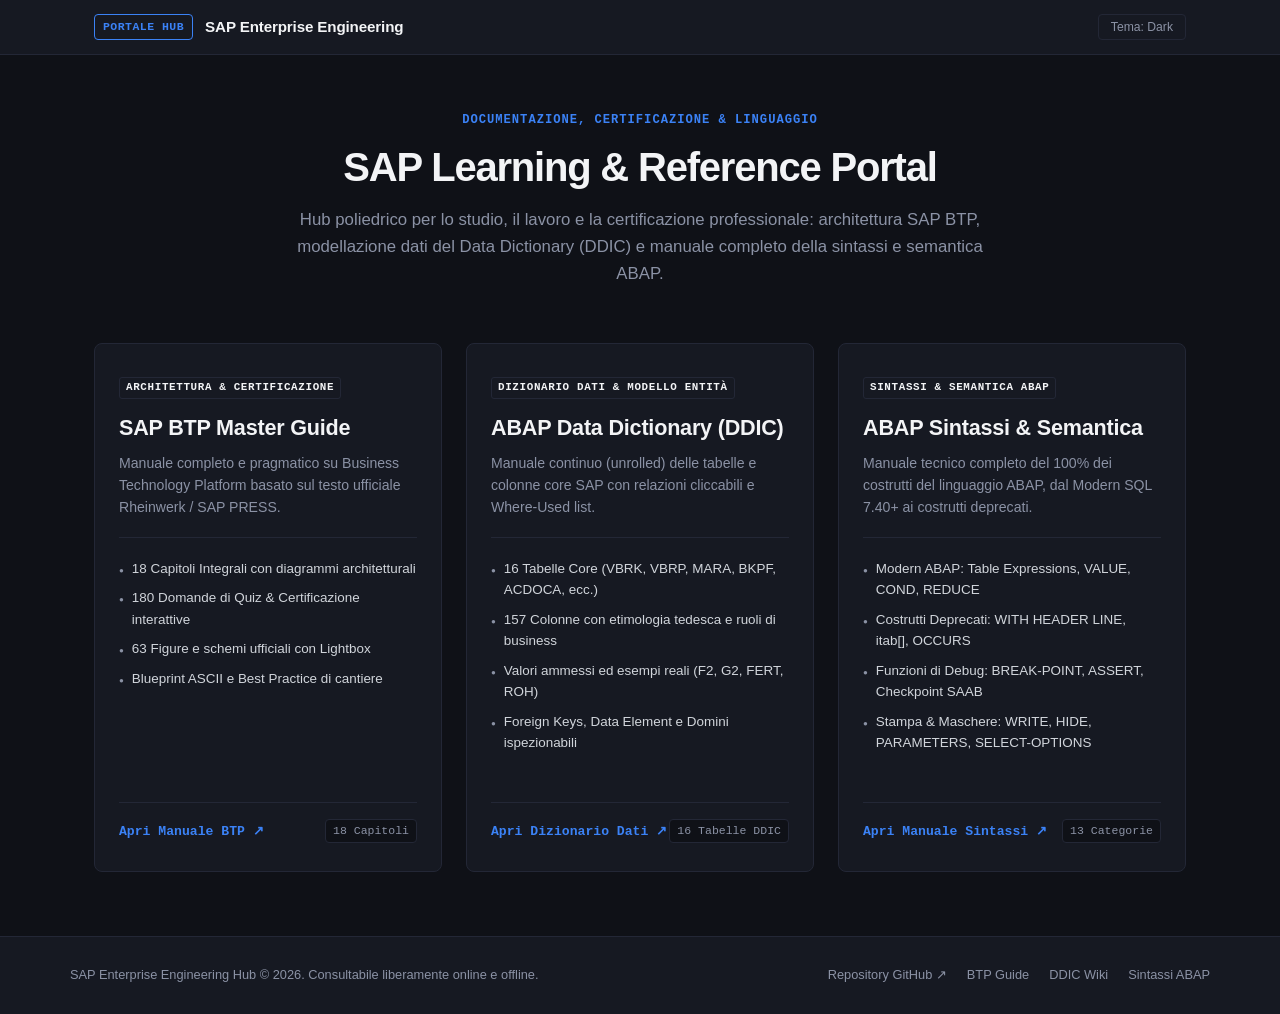
<file: index.html>
<!DOCTYPE html>
<html lang="it" data-theme="dark">
<head>
  <meta charset="UTF-8">
  <meta name="viewport" content="width=device-width, initial-scale=1.0">
  <title>SAP Enterprise Engineering & Reference Hub</title>
  <link rel="stylesheet" href="css/portal.css">
  <link rel="icon" href="data:image/svg+xml,<svg xmlns=%22http://www.w3.org/2000/svg%22 viewBox=%220%200%20100%20100%22><rect width=%22100%22 height=%22100%22 rx=%2220%22 fill=%22%23212529%22/><text y=%2265%22 x=%2214%22 font-size=%2250%22 fill=%22white%22 font-family=%22monospace%22>SAP</text></svg>">
</head>
<body>

  <!-- Top Navigation Bar -->
  <header class="portal-header">
    <div class="portal-nav-container">
      <div class="portal-logo-group">
        <span class="portal-badge">PORTALE HUB</span>
        <span class="portal-brand-title">SAP Enterprise Engineering</span>
      </div>
      <button class="btn-theme-toggle" id="theme-btn">Tema: Dark</button>
    </div>
  </header>

  <!-- Hero Section -->
  <section class="portal-hero">
    <div class="hero-tagline">DOCUMENTAZIONE, CERTIFICAZIONE & LINGUAGGIO</div>
    <h1 class="hero-title">SAP Learning & Reference Portal</h1>
    <p class="hero-desc">
      Hub poliedrico per lo studio, il lavoro e la certificazione professionale: architettura SAP BTP, modellazione dati del Data Dictionary (DDIC) e manuale completo della sintassi e semantica ABAP.
    </p>
  </section>

  <!-- Main 3 Manuals Grid -->
  <main class="portal-main">
    <div class="manuals-grid">

      <!-- Manual 1: SAP BTP Master Guide -->
      <a href="btp-guide/" class="manual-card">
        <div class="card-top">
          <span class="card-category-badge btp">Architettura & Certificazione</span>
          <h2 class="card-title">SAP BTP Master Guide</h2>
          <p class="card-desc">
            Manuale completo e pragmatico su Business Technology Platform basato sul testo ufficiale Rheinwerk / SAP PRESS.
          </p>
          <ul class="card-features">
            <li>18 Capitoli Integrali con diagrammi architetturali</li>
            <li>180 Domande di Quiz & Certificazione interattive</li>
            <li>63 Figure e schemi ufficiali con Lightbox</li>
            <li>Blueprint ASCII e Best Practice di cantiere</li>
          </ul>
        </div>
        <div class="card-action-bar">
          <span class="card-action-text">Apri Manuale BTP ↗</span>
          <span class="card-counter-tag">18 Capitoli</span>
        </div>
      </a>

      <!-- Manual 2: ABAP Data Dictionary (DDIC) -->
      <a href="abap-wiki/" class="manual-card">
        <div class="card-top">
          <span class="card-category-badge ddic">Dizionario Dati & Modello Entità</span>
          <h2 class="card-title">ABAP Data Dictionary (DDIC)</h2>
          <p class="card-desc">
            Manuale continuo (unrolled) delle tabelle e colonne core SAP con relazioni cliccabili e Where-Used list.
          </p>
          <ul class="card-features">
            <li>16 Tabelle Core (VBRK, VBRP, MARA, BKPF, ACDOCA, ecc.)</li>
            <li>157 Colonne con etimologia tedesca e ruoli di business</li>
            <li>Valori ammessi ed esempi reali (F2, G2, FERT, ROH)</li>
            <li>Foreign Keys, Data Element e Domini ispezionabili</li>
          </ul>
        </div>
        <div class="card-action-bar">
          <span class="card-action-text">Apri Dizionario Dati ↗</span>
          <span class="card-counter-tag">16 Tabelle DDIC</span>
        </div>
      </a>

      <!-- Manual 3: ABAP Sintassi & Semantica -->
      <a href="abap-syntax/" class="manual-card">
        <div class="card-top">
          <span class="card-category-badge syntax">Sintassi & Semantica ABAP</span>
          <h2 class="card-title">ABAP Sintassi & Semantica</h2>
          <p class="card-desc">
            Manuale tecnico completo del 100% dei costrutti del linguaggio ABAP, dal Modern SQL 7.40+ ai costrutti deprecati.
          </p>
          <ul class="card-features">
            <li>Modern ABAP: Table Expressions, VALUE, COND, REDUCE</li>
            <li>Costrutti Deprecati: WITH HEADER LINE, itab[], OCCURS</li>
            <li>Funzioni di Debug: BREAK-POINT, ASSERT, Checkpoint SAAB</li>
            <li>Stampa & Maschere: WRITE, HIDE, PARAMETERS, SELECT-OPTIONS</li>
          </ul>
        </div>
        <div class="card-action-bar">
          <span class="card-action-text">Apri Manuale Sintassi ↗</span>
          <span class="card-counter-tag">13 Categorie</span>
        </div>
      </a>

    </div>
  </main>

  <!-- Footer -->
  <footer class="portal-footer">
    <div class="portal-footer-inner">
      <span>SAP Enterprise Engineering Hub &copy; 2026. Consultabile liberamente online e offline.</span>
      <div class="portal-footer-links">
        <a href="https://github.com/IovAnto/sap-btp-guide" target="_blank" rel="noopener">Repository GitHub ↗</a>
        <a href="btp-guide/">BTP Guide</a>
        <a href="abap-wiki/">DDIC Wiki</a>
        <a href="abap-syntax/">Sintassi ABAP</a>
      </div>
    </div>
  </footer>

  <script>
    (function() {
      const themeBtn = document.getElementById('theme-btn');
      let currentTheme = localStorage.getItem('abap-wiki-theme') || 'dark';

      function applyTheme(theme) {
        document.documentElement.setAttribute('data-theme', theme);
        themeBtn.textContent = theme === 'dark' ? 'Tema: Dark' : 'Tema: Light';
        localStorage.setItem('abap-wiki-theme', theme);
      }

      applyTheme(currentTheme);

      themeBtn.addEventListener('click', function() {
        currentTheme = currentTheme === 'dark' ? 'light' : 'dark';
        applyTheme(currentTheme);
      });
    })();
  </script>
</body>
</html>
</file>
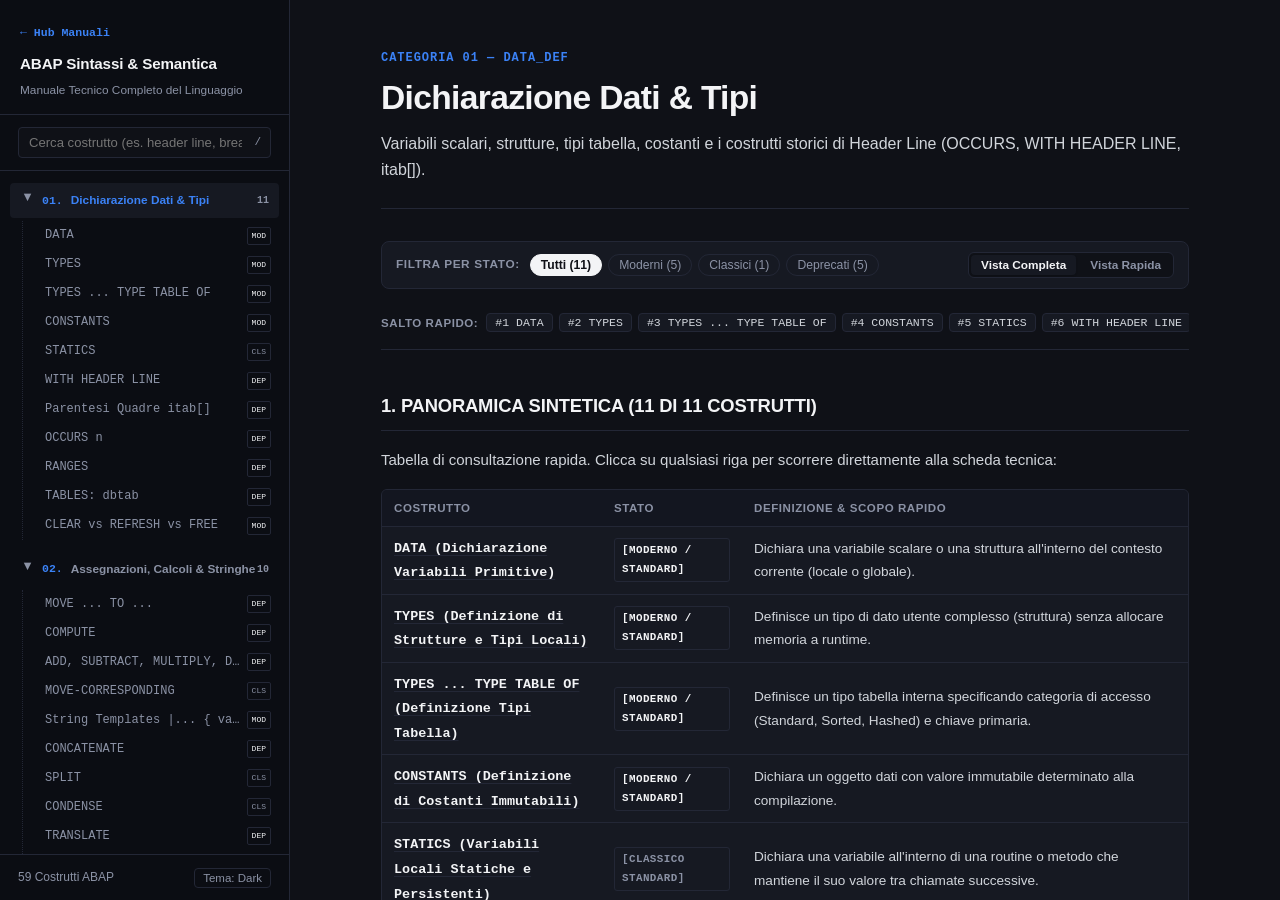
<file: abap-syntax/index.html>
<!DOCTYPE html>
<html lang="it" data-theme="dark">
<head>
  <meta charset="UTF-8">
  <meta name="viewport" content="width=device-width, initial-scale=1.0">
  <title>ABAP Sintassi & Semantica — Manuale Tecnico del Linguaggio</title>
  <link rel="stylesheet" href="css/style.css">
  <link rel="icon" href="data:image/svg+xml,<svg xmlns=%22http://www.w3.org/2000/svg%22 viewBox=%220%200%20100%20100%22><rect width=%22100%22 height=%22100%22 rx=%2220%22 fill=%22%23212529%22/><text y=%2265%22 x=%2210%22 font-size=%2244%22 fill=%22white%22 font-family=%22monospace%22>CODE</text></svg>">
</head>
<body>

  <div class="layout">
    
    <!-- Sidebar: Table of Contents (TOC) -->
    <aside class="sidebar">
      <div class="sidebar-header">
        <a href="../index.html" class="nav-hub-link">← Hub Manuali</a>
        <h1>ABAP Sintassi & Semantica</h1>
        <p>Manuale Tecnico Completo del Linguaggio</p>
      </div>

      <div class="sidebar-search">
        <input type="text" id="search-input" placeholder="Cerca costrutto (es. header line, break, loop)..." autocomplete="off" spellcheck="false">
        <span class="search-shortcut-hint">/</span>
      </div>

      <nav class="sidebar-nav" id="toc-nav">
        <!-- Rendered dynamically via JavaScript -->
      </nav>

      <div class="sidebar-footer">
        <span id="footer-count">13 Categorie</span>
        <button class="btn-toggle-theme" id="theme-btn">Tema: Dark</button>
      </div>
    </aside>

    <!-- Reading Scroll Area: Unrolled Continuous Manual -->
    <main class="reading-scroll" id="reading-scroll">
      <article class="manual-container" id="manual-container">
        <!-- Rendered dynamically via JavaScript -->
      </article>
    </main>

  </div>

  <!-- Inspector Modal (Quick Reference & Detail View) -->
  <div class="inspector-overlay hidden" id="inspector-modal" role="dialog" aria-modal="true" aria-labelledby="modal-title">
    <div class="inspector-card">
      <div class="inspector-header">
        <div class="inspector-badge" id="modal-badge">[SINTASSI]</div>
        <h2 class="inspector-title" id="modal-title">NOME_COSTRUTTO</h2>
        <button class="btn-modal-close" id="modal-close-btn" title="Chiudi (Esc)">✕</button>
      </div>
      <div class="inspector-body" id="modal-body">
        <!-- Injected via JavaScript -->
      </div>
    </div>
  </div>

  <!-- Offline-safe dataset + controller script -->
  <script src="data/syntax.js"></script>
  <script src="js/app.js"></script>
</body>
</html>
</file>
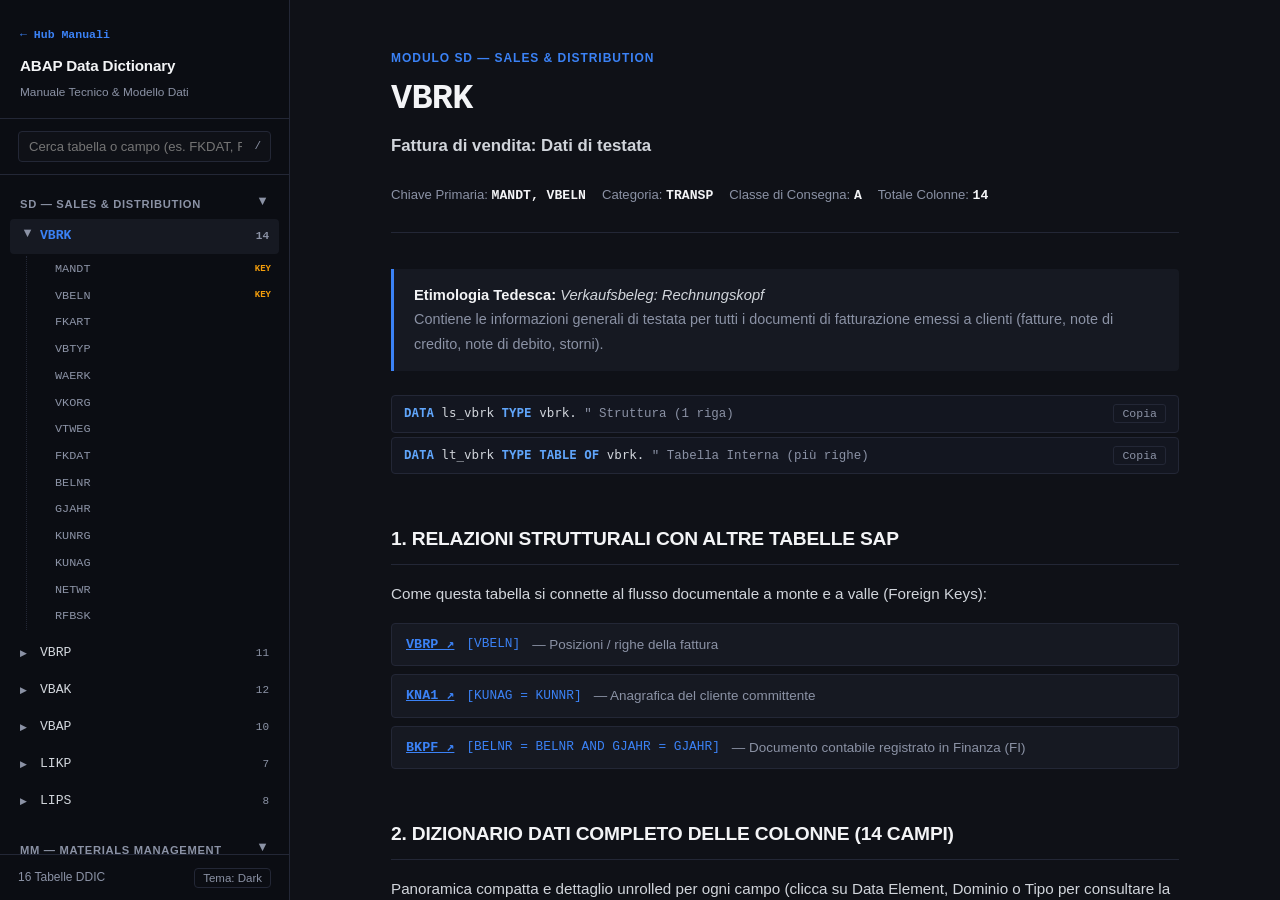
<file: abap-wiki/index.html>
<!DOCTYPE html>
<html lang="it" data-theme="dark">
<head>
  <meta charset="UTF-8">
  <meta name="viewport" content="width=device-width, initial-scale=1.0">
  <title>ABAP Data Dictionary — Manuale Tecnico</title>
  <link rel="stylesheet" href="css/style.css">
  <link rel="icon" href="data:image/svg+xml,<svg xmlns=%22http://www.w3.org/2000/svg%22 viewBox=%220%200%20100%20100%22><rect width=%22100%22 height=%22100%22 rx=%2220%22 fill=%22%23212529%22/><text y=%2265%22 x=%2214%22 font-size=%2250%22 fill=%22white%22 font-family=%22monospace%22>SAP</text></svg>">
</head>
<body>

  <div class="layout">
    
    <!-- Sidebar: Table of Contents (TOC Tree) -->
    <aside class="sidebar">
      <div class="sidebar-header">
        <a href="../index.html" class="nav-hub-link">← Hub Manuali</a>
        <h1>ABAP Data Dictionary</h1>
        <p>Manuale Tecnico & Modello Dati</p>
      </div>

      <div class="sidebar-search">
        <input type="text" id="search-input" placeholder="Cerca tabella o campo (es. FKDAT, F2)..." autocomplete="off" spellcheck="false">
        <span class="search-shortcut-hint">/</span>
      </div>

      <nav class="sidebar-nav" id="toc-nav">
        <!-- Rendered dynamically via JavaScript -->
      </nav>

      <div class="sidebar-footer">
        <span id="footer-count">16 Tabelle DDIC</span>
        <button class="btn-toggle-theme" id="theme-btn">Tema: Dark</button>
      </div>
    </aside>

    <!-- Reading Scroll Area: Complete Continuous Technical Manual -->
    <main class="reading-scroll" id="reading-scroll">
      <article class="manual-container" id="manual-container">
        <!-- Dynamically rendered Table Manual Chapter -->
      </article>
    </main>

  </div>

  <!-- Inspector Modal (Data Element, Domain & Where-Used Cross Reference) -->
  <div class="inspector-overlay hidden" id="inspector-modal" role="dialog" aria-modal="true" aria-labelledby="modal-title">
    <div class="inspector-card">
      <div class="inspector-header">
        <div class="inspector-badge" id="modal-badge">[DATA ELEMENT]</div>
        <h2 class="inspector-title" id="modal-title">NOME_ELEMENTO</h2>
        <button class="btn-modal-close" id="modal-close-btn" title="Chiudi (Esc)">✕</button>
      </div>
      <div class="inspector-body" id="modal-body">
        <!-- Injected via JavaScript -->
      </div>
    </div>
  </div>

  <!-- Offline-safe dataset + manual controller script -->
  <script src="data/tables.js"></script>
  <script src="js/app.js"></script>
</body>
</html>
</file>
<file: css/portal.css>
/* ==========================================================================
   SAP Enterprise Learning & Reference Portal
   Home Hub Poliedrico — Minimal, High Contrast & Responsive
   ========================================================================== */

:root {
  --bg-page: #0f1117;
  --bg-surface: #161922;
  --bg-surface-hover: #1e2230;
  --border-color: #232736;
  --text-title: #f3f4f6;
  --text-main: #d1d5db;
  --text-muted: #8b92a5;
  --accent: #3b82f6;
  --accent-soft: rgba(59, 130, 246, 0.12);
  --accent-green: #10b981;
  --accent-orange: #f59e0b;
  --code-bg: #131620;
  --font-sans: -apple-system, BlinkMacSystemFont, "Segoe UI", Roboto, "Helvetica Neue", Arial, sans-serif;
  --font-mono: ui-monospace, SFMono-Regular, "SF Mono", Menlo, Consolas, "Liberation Mono", monospace;
}

[data-theme="light"] {
  --bg-page: #ffffff;
  --bg-surface: #f1f5f9;
  --bg-surface-hover: #e2e8f0;
  --border-color: #e2e8f0;
  --text-title: #0f172a;
  --text-main: #334155;
  --text-muted: #64748b;
  --accent: #0070d2;
  --accent-soft: rgba(0, 112, 210, 0.08);
  --accent-green: #059669;
  --accent-orange: #d97706;
  --code-bg: #f8fafc;
}

* {
  box-sizing: border-box;
  margin: 0;
  padding: 0;
}

body {
  font-family: var(--font-sans);
  background-color: var(--bg-page);
  color: var(--text-main);
  line-height: 1.6;
  min-height: 100vh;
  display: flex;
  flex-direction: column;
  -webkit-font-smoothing: antialiased;
}

/* Header */
.portal-header {
  border-bottom: 1px solid var(--border-color);
  background: var(--bg-surface);
  position: sticky;
  top: 0;
  z-index: 50;
}

.portal-nav-container {
  max-width: 1140px;
  margin: 0 auto;
  padding: 14px 24px;
  display: flex;
  align-items: center;
  justify-content: space-between;
}

.portal-logo-group {
  display: flex;
  align-items: center;
  gap: 12px;
}

.portal-badge {
  font-family: var(--font-mono);
  font-size: 0.72rem;
  font-weight: 700;
  color: var(--accent);
  padding: 3px 8px;
  border: 1px solid var(--accent);
  border-radius: 4px;
  letter-spacing: 0.04em;
}

.portal-brand-title {
  font-size: 0.95rem;
  font-weight: 700;
  color: var(--text-title);
  letter-spacing: -0.01em;
}

.btn-theme-toggle {
  background: none;
  border: 1px solid var(--border-color);
  color: var(--text-muted);
  font-size: 0.76rem;
  padding: 5px 12px;
  border-radius: 4px;
  cursor: pointer;
  font-family: var(--font-sans);
  transition: all 0.15s ease;
}

.btn-theme-toggle:hover {
  color: var(--text-title);
  border-color: var(--text-muted);
}

/* Hero Section */
.portal-hero {
  max-width: 1140px;
  margin: 0 auto;
  padding: 56px 24px 36px 24px;
  text-align: center;
}

.hero-tagline {
  font-size: 0.76rem;
  font-family: var(--font-mono);
  text-transform: uppercase;
  letter-spacing: 0.08em;
  color: var(--accent);
  margin-bottom: 12px;
  font-weight: 700;
}

.hero-title {
  font-size: 2.5rem;
  font-weight: 800;
  color: var(--text-title);
  letter-spacing: -0.03em;
  line-height: 1.2;
  margin-bottom: 16px;
}

.hero-desc {
  max-width: 720px;
  margin: 0 auto;
  font-size: 1.05rem;
  color: var(--text-muted);
  line-height: 1.6;
}

/* 3 Manuals Grid */
.portal-main {
  flex: 1;
  max-width: 1140px;
  margin: 0 auto;
  padding: 20px 24px 64px 24px;
  width: 100%;
}

.manuals-grid {
  display: grid;
  grid-template-columns: repeat(3, 1fr);
  gap: 24px;
}

.manual-card {
  background: var(--bg-surface);
  border: 1px solid var(--border-color);
  border-radius: 8px;
  padding: 28px 24px;
  display: flex;
  flex-direction: column;
  justify-content: space-between;
  text-decoration: none;
  color: inherit;
  transition: transform 0.15s ease, border-color 0.15s ease, box-shadow 0.15s ease;
  position: relative;
  overflow: hidden;
}

.manual-card:hover {
  transform: translateY(-2px);
  border-color: var(--accent);
  box-shadow: 0 8px 24px rgba(0, 0, 0, 0.25);
}

.card-top {
  margin-bottom: 24px;
}

.card-category-badge {
  font-family: var(--font-mono);
  font-size: 0.68rem;
  font-weight: 700;
  text-transform: uppercase;
  letter-spacing: 0.06em;
  margin-bottom: 12px;
  display: inline-block;
  color: var(--text-muted);
  border: 1px solid var(--border-color);
  padding: 1px 6px;
  border-radius: 3px;
}

.card-category-badge.btp,
.card-category-badge.ddic,
.card-category-badge.syntax {
  color: var(--text-title);
}

.card-title {
  font-size: 1.35rem;
  font-weight: 700;
  color: var(--text-title);
  margin-bottom: 8px;
  letter-spacing: -0.01em;
}

.card-desc {
  font-size: 0.88rem;
  color: var(--text-muted);
  line-height: 1.55;
  margin-bottom: 18px;
}

.card-features {
  list-style: none;
  font-size: 0.84rem;
  color: var(--text-main);
  border-top: 1px solid var(--border-color);
  padding-top: 16px;
  margin-top: 12px;
}

.card-features li {
  padding: 4px 0;
  display: flex;
  align-items: baseline;
  gap: 8px;
}

.card-features li::before {
  content: "●";
  font-size: 8px;
  color: var(--text-muted);
}

.card-action-bar {
  display: flex;
  align-items: center;
  justify-content: space-between;
  border-top: 1px solid var(--border-color);
  padding-top: 16px;
  margin-top: 20px;
}

.card-action-text {
  font-family: var(--font-mono);
  font-size: 0.82rem;
  font-weight: 700;
  color: var(--accent);
  display: inline-flex;
  align-items: center;
  gap: 6px;
}

.card-counter-tag {
  font-family: var(--font-mono);
  font-size: 0.72rem;
  color: var(--text-muted);
  background: var(--bg-page);
  padding: 2px 7px;
  border-radius: 4px;
  border: 1px solid var(--border-color);
}

/* Footer */
.portal-footer {
  border-top: 1px solid var(--border-color);
  background: var(--bg-surface);
  padding: 28px 24px;
}

.portal-footer-inner {
  max-width: 1140px;
  margin: 0 auto;
  display: flex;
  align-items: center;
  justify-content: space-between;
  flex-wrap: wrap;
  gap: 16px;
  font-size: 0.8rem;
  color: var(--text-muted);
}

.portal-footer-links {
  display: flex;
  align-items: center;
  gap: 20px;
}

.portal-footer-links a {
  color: var(--text-muted);
  text-decoration: none;
  transition: color 0.15s;
}

.portal-footer-links a:hover {
  color: var(--text-title);
  text-decoration: underline;
}

/* Responsive */
@media (max-width: 960px) {
  .manuals-grid {
    grid-template-columns: 1fr;
  }
  .portal-hero {
    padding: 36px 20px 24px 20px;
  }
  .hero-title {
    font-size: 2rem;
  }
}
</file>
<file: abap-syntax/css/style.css>
/* ==========================================================================
   ABAP Sintassi & Semantica — Manuale Tecnico del Linguaggio
   Stile Editoriale Minimale ad Alto Contrasto (Dark & Light)
   ========================================================================== */

:root {
  --bg-page: #0f1117;
  --bg-sidebar: #0b0d13;
  --bg-surface: #161922;
  --bg-surface-hover: #1e2230;
  --border-color: #232736;
  --text-title: #f3f4f6;
  --text-main: #d1d5db;
  --text-muted: #8b92a5;
  --accent: #3b82f6;
  --accent-soft: rgba(59, 130, 246, 0.12);
  --accent-green: #10b981;
  --accent-orange: #f59e0b;
  --accent-orange-soft: rgba(245, 158, 11, 0.1);
  --accent-red: #ef4444;
  --code-bg: #131620;
  --sidebar-width: 290px;
  --font-sans: -apple-system, BlinkMacSystemFont, "Segoe UI", Roboto, "Helvetica Neue", Arial, sans-serif;
  --font-mono: ui-monospace, SFMono-Regular, "SF Mono", Menlo, Consolas, "Liberation Mono", monospace;
}

[data-theme="light"] {
  --bg-page: #ffffff;
  --bg-sidebar: #f8fafc;
  --bg-surface: #f1f5f9;
  --bg-surface-hover: #e2e8f0;
  --border-color: #e2e8f0;
  --text-title: #0f172a;
  --text-main: #334155;
  --text-muted: #64748b;
  --accent: #0070d2;
  --accent-soft: rgba(0, 112, 210, 0.08);
  --accent-green: #059669;
  --accent-orange: #d97706;
  --accent-orange-soft: rgba(217, 119, 6, 0.08);
  --accent-red: #dc2626;
  --code-bg: #f8fafc;
}

* {
  box-sizing: border-box;
  margin: 0;
  padding: 0;
}

body {
  font-family: var(--font-sans);
  background-color: var(--bg-page);
  color: var(--text-main);
  line-height: 1.75;
  font-size: 15px;
  overflow-x: hidden;
  -webkit-font-smoothing: antialiased;
}

.layout {
  display: flex;
  min-height: 100vh;
}

/* Sidebar: Table of Contents */
.sidebar {
  width: var(--sidebar-width);
  background-color: var(--bg-sidebar);
  border-right: 1px solid var(--border-color);
  height: 100vh;
  position: sticky;
  top: 0;
  display: flex;
  flex-direction: column;
  z-index: 50;
  flex-shrink: 0;
}

.sidebar-header {
  padding: 18px 20px 14px 20px;
  border-bottom: 1px solid var(--border-color);
}

.nav-hub-link {
  display: inline-flex;
  align-items: center;
  gap: 4px;
  font-size: 0.72rem;
  color: var(--accent);
  text-decoration: none;
  font-weight: 600;
  margin-bottom: 8px;
  font-family: var(--font-mono);
  transition: opacity 0.15s;
}

.nav-hub-link:hover {
  text-decoration: underline;
}

.sidebar-header h1 {
  font-size: 0.95rem;
  font-weight: 700;
  color: var(--text-title);
  letter-spacing: -0.01em;
}

.sidebar-header p {
  font-size: 0.74rem;
  color: var(--text-muted);
  margin-top: 2px;
}

.sidebar-search {
  padding: 12px 18px;
  border-bottom: 1px solid var(--border-color);
  position: relative;
}

.sidebar-search input {
  width: 100%;
  background: var(--bg-page);
  border: 1px solid var(--border-color);
  color: var(--text-title);
  font-size: 0.82rem;
  padding: 7px 28px 7px 10px;
  border-radius: 4px;
  outline: none;
  font-family: var(--font-sans);
  transition: border-color 0.15s;
}

.sidebar-search input:focus {
  border-color: var(--accent);
}

.search-shortcut-hint {
  position: absolute;
  right: 28px;
  top: 50%;
  transform: translateY(-50%);
  font-family: var(--font-mono);
  font-size: 11px;
  color: var(--text-muted);
  pointer-events: none;
}

.sidebar-nav {
  flex: 1;
  overflow-y: auto;
  padding: 12px 10px;
}

/* TOC Category & Construct Groups */
.toc-cat-group {
  margin-bottom: 12px;
}

.toc-cat-title {
  font-size: 0.74rem;
  font-weight: 700;
  color: var(--text-muted);
  padding: 7px 10px;
  border-radius: 4px;
  cursor: pointer;
  display: flex;
  align-items: center;
  justify-content: space-between;
  user-select: none;
  transition: background 0.1s, color 0.1s;
}

.toc-cat-title:hover {
  background-color: var(--bg-surface-hover);
  color: var(--text-title);
}

.toc-cat-title.active {
  color: var(--accent);
  background-color: var(--bg-surface);
}

.toc-arrow {
  font-size: 9px;
  color: var(--text-muted);
  transition: transform 0.15s ease;
  width: 14px;
  display: inline-block;
}

.toc-arrow.expanded {
  transform: rotate(90deg);
}

.toc-construct-list {
  padding-left: 14px;
  margin: 3px 0 8px 12px;
  border-left: 1px dotted var(--border-color);
}

.toc-construct-link {
  display: flex;
  align-items: center;
  justify-content: space-between;
  gap: 6px;
  padding: 4px 8px;
  font-family: var(--font-mono);
  font-size: 0.75rem;
  color: var(--text-muted);
  text-decoration: none;
  border-radius: 3px;
  cursor: pointer;
  transition: color 0.1s, background-color 0.1s;
}

.toc-construct-link:hover {
  color: var(--text-title);
  background-color: var(--bg-surface-hover);
}

.toc-construct-link.active {
  color: var(--accent);
  font-weight: 700;
}

.toc-mini-badge {
  font-size: 8px;
  padding: 1px 4px;
  border-radius: 2px;
  font-family: var(--font-mono);
  text-transform: uppercase;
  flex-shrink: 0;
  color: var(--text-muted);
  border: 1px solid var(--border-color);
}

.toc-mini-badge.dep {
  color: var(--text-title);
  border: 1px solid var(--border-color);
}

.toc-mini-badge.mod {
  color: var(--text-title);
  border: 1px solid var(--border-color);
}

.toc-mini-badge.cls {
  color: var(--text-muted);
  border: 1px solid var(--border-color);
}

/* Sidebar Footer */
.sidebar-footer {
  padding: 12px 18px;
  border-top: 1px solid var(--border-color);
  display: flex;
  align-items: center;
  justify-content: space-between;
  font-size: 0.75rem;
  color: var(--text-muted);
}

.btn-toggle-theme {
  background: none;
  border: 1px solid var(--border-color);
  color: var(--text-muted);
  padding: 3px 8px;
  border-radius: 4px;
  cursor: pointer;
  font-size: 0.72rem;
  font-family: var(--font-sans);
}

.btn-toggle-theme:hover {
  color: var(--text-title);
  border-color: var(--text-muted);
}

/* Reading Scroll Area */
.reading-scroll {
  flex: 1;
  height: 100vh;
  overflow-y: auto;
  scroll-behavior: smooth;
}

.manual-container {
  max-width: 880px;
  margin: 0 auto;
  padding: 48px 36px 120px 36px;
}

/* Category Header */
.category-header {
  margin-bottom: 32px;
  padding-bottom: 24px;
  border-bottom: 1px solid var(--border-color);
}

.category-number-tag {
  font-size: 0.75rem;
  text-transform: uppercase;
  font-weight: 700;
  letter-spacing: 0.08em;
  color: var(--accent);
  margin-bottom: 8px;
  font-family: var(--font-mono);
}

.category-title {
  font-size: 2.1rem;
  font-weight: 800;
  color: var(--text-title);
  line-height: 1.25;
  letter-spacing: -0.02em;
  margin-bottom: 12px;
}

.category-desc {
  font-size: 1rem;
  color: var(--text-main);
  line-height: 1.65;
}

/* Summary Table at Section 1 */
.manual-h2 {
  font-size: 1.15rem;
  font-weight: 700;
  color: var(--text-title);
  margin: 40px 0 16px 0;
  padding-bottom: 8px;
  border-bottom: 1px solid var(--border-color);
  letter-spacing: -0.01em;
  text-transform: uppercase;
}

.manual-p {
  font-size: 0.94rem;
  color: var(--text-main);
  margin-bottom: 14px;
  line-height: 1.7;
}

.syntax-summary-box {
  background: var(--bg-surface);
  border: 1px solid var(--border-color);
  border-radius: 6px;
  margin: 16px 0 32px 0;
  overflow-x: auto;
}

.syntax-summary-table {
  width: 100%;
  border-collapse: collapse;
  font-size: 0.84rem;
  text-align: left;
}

.syntax-summary-table th {
  background: var(--code-bg);
  padding: 8px 12px;
  font-size: 0.72rem;
  text-transform: uppercase;
  letter-spacing: 0.05em;
  color: var(--text-muted);
  border-bottom: 1px solid var(--border-color);
  font-weight: 700;
}

.syntax-summary-table td {
  padding: 9px 12px;
  border-bottom: 1px solid var(--border-color);
  vertical-align: middle;
}

.syntax-summary-table tr:last-child td {
  border-bottom: none;
}

.syntax-summary-table tr:hover td {
  background: var(--bg-surface-hover);
}

.link-construct {
  color: var(--text-title);
  font-family: var(--font-mono);
  font-weight: 700;
  cursor: pointer;
  text-decoration: underline;
  text-decoration-color: var(--border-color);
  text-underline-offset: 3px;
  transition: color 0.1s;
}

.link-construct:hover {
  color: var(--accent);
  text-decoration-color: var(--accent);
}

/* Chapter Controls Toolbar */
.chapter-toolbar {
  display: flex;
  align-items: center;
  justify-content: space-between;
  flex-wrap: wrap;
  gap: 12px;
  background: var(--bg-surface);
  border: 1px solid var(--border-color);
  border-radius: 8px;
  padding: 10px 14px;
  margin: 18px 0 16px 0;
}

.filter-pills-group {
  display: flex;
  align-items: center;
  gap: 6px;
  flex-wrap: wrap;
}

.toolbar-label {
  font-size: 0.74rem;
  font-weight: 700;
  text-transform: uppercase;
  letter-spacing: 0.05em;
  color: var(--text-muted);
  margin-right: 4px;
}

.filter-pill {
  background: none;
  border: 1px solid var(--border-color);
  color: var(--text-muted);
  font-family: var(--font-sans);
  font-size: 0.76rem;
  padding: 3px 10px;
  border-radius: 14px;
  cursor: pointer;
  transition: all 0.15s ease;
}

.filter-pill:hover {
  color: var(--text-title);
  border-color: var(--text-muted);
}

.filter-pill.active {
  background: var(--text-title);
  color: var(--bg-page);
  border-color: var(--text-title);
  font-weight: 600;
}

.view-mode-group {
  display: flex;
  align-items: center;
  gap: 4px;
  background: var(--bg-page);
  border: 1px solid var(--border-color);
  border-radius: 6px;
  padding: 2px;
}

.view-mode-btn {
  background: none;
  border: none;
  color: var(--text-muted);
  font-family: var(--font-sans);
  font-size: 0.74rem;
  font-weight: 600;
  padding: 3px 10px;
  border-radius: 4px;
  cursor: pointer;
  transition: all 0.15s ease;
}

.view-mode-btn:hover {
  color: var(--text-title);
}

.view-mode-btn.active {
  background: var(--bg-surface);
  color: var(--text-title);
  box-shadow: 0 1px 2px rgba(0,0,0,0.12);
}

/* Quick Jump Horizontal Strip */
.quick-jump-strip {
  display: flex;
  align-items: center;
  gap: 8px;
  padding: 8px 0 16px 0;
  margin-bottom: 24px;
  border-bottom: 1px solid var(--border-color);
  overflow-x: auto;
  scrollbar-width: thin;
}

.jump-label {
  font-size: 0.72rem;
  font-weight: 700;
  text-transform: uppercase;
  letter-spacing: 0.05em;
  color: var(--text-muted);
  white-space: nowrap;
}

.jump-pills-scroll {
  display: flex;
  align-items: center;
  gap: 6px;
  flex-wrap: nowrap;
}

.jump-pill {
  white-space: nowrap;
  background: var(--bg-surface);
  border: 1px solid var(--border-color);
  color: var(--text-main);
  font-family: var(--font-mono);
  font-size: 0.72rem;
  padding: 2px 8px;
  border-radius: 4px;
  cursor: pointer;
  transition: all 0.15s ease;
}

.jump-pill:hover {
  color: var(--accent);
  border-color: var(--accent);
}

/* Construct Modern Cards (Structured & Readable) */
.construct-card {
  background: var(--bg-surface);
  border: 1px solid var(--border-color);
  border-radius: 8px;
  padding: 22px 24px;
  margin-bottom: 28px;
  transition: border-color 0.2s, background-color 0.3s ease, box-shadow 0.2s;
}

.construct-card:hover {
  border-color: rgba(59, 130, 246, 0.3);
}

.construct-card.highlighted {
  border-color: var(--accent);
  background-color: var(--accent-soft);
  box-shadow: 0 0 0 2px var(--accent-soft);
}

.construct-card-header {
  display: flex;
  align-items: flex-start;
  justify-content: space-between;
  gap: 12px;
  margin-bottom: 14px;
  flex-wrap: wrap;
}

.construct-card-title-group {
  display: flex;
  align-items: center;
  gap: 10px;
}

.construct-index-badge {
  font-family: var(--font-mono);
  font-size: 0.8rem;
  font-weight: 700;
  color: var(--accent);
  background: var(--accent-soft);
  padding: 2px 7px;
  border-radius: 4px;
  border: 1px solid rgba(59, 130, 246, 0.2);
}

.construct-card-title {
  font-size: 1.15rem;
  font-weight: 700;
  color: var(--text-title);
  margin: 0;
  letter-spacing: -0.01em;
}

.construct-header-actions {
  display: flex;
  align-items: center;
  gap: 8px;
}

.btn-card-action {
  background: none;
  border: 1px solid var(--border-color);
  color: var(--text-muted);
  font-family: var(--font-mono);
  font-size: 0.72rem;
  padding: 2px 8px;
  border-radius: 4px;
  cursor: pointer;
  transition: all 0.15s ease;
}

.btn-card-action:hover {
  color: var(--text-title);
  border-color: var(--text-muted);
}

/* Badges */
.badge-status {
  font-family: var(--font-mono);
  font-size: 0.68rem;
  font-weight: 700;
  padding: 2px 7px;
  border-radius: 3px;
  text-transform: uppercase;
  letter-spacing: 0.04em;
  display: inline-block;
}

.badge-status.deprecated {
  color: var(--text-title);
  border: 1px solid var(--border-color);
  background: var(--bg-surface-hover);
}

.badge-status.modern {
  color: var(--text-title);
  border: 1px solid var(--border-color);
  background: var(--bg-surface);
}

.badge-status.classic {
  color: var(--text-muted);
  border: 1px solid var(--border-color);
  background: var(--bg-surface);
}

/* Syntax Signature Box */
.syntax-sig-container {
  margin: 10px 0 14px 0;
}

.syntax-sig-label {
  font-size: 0.72rem;
  font-weight: 700;
  text-transform: uppercase;
  letter-spacing: 0.05em;
  color: var(--text-muted);
  margin-bottom: 4px;
}

.syntax-sig-box {
  background: var(--code-bg);
  border: 1px solid var(--border-color);
  border-left: 3px solid var(--accent);
  border-radius: 4px;
  padding: 10px 14px;
  font-family: var(--font-mono);
  font-size: 0.85rem;
  color: var(--text-title);
  white-space: pre-wrap;
  line-height: 1.5;
}

/* Purpose & Semantics Section */
.construct-purpose-bar {
  background: var(--code-bg);
  border: 1px solid var(--border-color);
  border-left: 3px solid var(--text-title);
  border-radius: 4px;
  padding: 10px 14px;
  margin-bottom: 14px;
  display: flex;
  align-items: baseline;
  gap: 8px;
  font-size: 0.92rem;
  line-height: 1.5;
}

.purpose-tag {
  font-family: var(--font-mono);
  font-size: 0.72rem;
  font-weight: 700;
  text-transform: uppercase;
  letter-spacing: 0.05em;
  color: var(--accent);
  flex-shrink: 0;
}

.purpose-text {
  color: var(--text-title);
  font-weight: 600;
}

.construct-semantic-block {
  margin: 14px 0 16px 0;
}

.semantic-label {
  font-size: 0.74rem;
  font-weight: 700;
  text-transform: uppercase;
  letter-spacing: 0.05em;
  color: var(--text-muted);
  margin-bottom: 6px;
}

.semantic-content {
  color: var(--text-main);
  font-size: 0.92rem;
  line-height: 1.68;
}

.semantic-content p, .rich-p {
  margin-bottom: 8px;
}

.semantic-content p:last-child, .rich-p:last-child {
  margin-bottom: 0;
}

/* Rich Inline Code */
.syntax-inline-code {
  display: inline-block;
  font-family: var(--font-mono);
  font-size: 0.85em;
  background: var(--code-bg);
  border: 1px solid var(--border-color);
  padding: 1px 6px;
  border-radius: 4px;
  line-height: 1.35;
  vertical-align: baseline;
  margin: 0 1px;
}

/* Callout Stack (Deprecato, Clean ABAP, Gotchas) */
.callouts-stack {
  display: flex;
  flex-direction: column;
  gap: 10px;
  margin: 14px 0;
}

.callout-card {
  background: var(--code-bg);
  border: 1px solid var(--border-color);
  border-radius: 6px;
  padding: 12px 16px;
  font-size: 0.88rem;
  line-height: 1.6;
}

.callout-card.callout-deprec {
  border-left: 3px solid #ef4444;
}
[data-theme="light"] .callout-card.callout-deprec {
  border-left: 3px solid #dc2626;
}

.callout-card.callout-modern {
  border-left: 3px solid #10b981;
}
[data-theme="light"] .callout-card.callout-modern {
  border-left: 3px solid #059669;
}

.callout-card.callout-gotcha {
  border-left: 3px solid #f59e0b;
}
[data-theme="light"] .callout-card.callout-gotcha {
  border-left: 3px solid #d97706;
}

.callout-title {
  font-weight: 700;
  font-size: 0.82rem;
  color: var(--text-title);
  margin-bottom: 4px;
  display: flex;
  align-items: center;
  gap: 6px;
}

.callout-tag {
  font-family: var(--font-mono);
  font-size: 0.72rem;
  padding: 1px 5px;
  border-radius: 3px;
  background: var(--bg-surface);
  border: 1px solid var(--border-color);
}

.callout-text {
  color: var(--text-main);
}

/* System Fields */
.sysfields-row {
  display: flex;
  align-items: center;
  gap: 8px;
  flex-wrap: wrap;
  margin: 12px 0;
  font-size: 0.8rem;
}

.sysfields-label {
  font-size: 0.72rem;
  font-weight: 700;
  text-transform: uppercase;
  letter-spacing: 0.05em;
  color: var(--text-muted);
}

.sysfields-tags {
  display: flex;
  align-items: center;
  gap: 6px;
  flex-wrap: wrap;
}

.sys-chip {
  color: #f59e0b;
  font-family: var(--font-mono);
  font-size: 0.78rem;
  background: var(--code-bg);
  border: 1px solid var(--border-color);
  padding: 1px 6px;
  border-radius: 3px;
  font-weight: 600;
}
[data-theme="dark"] .sys-chip { color: #fbbf24; }
[data-theme="light"] .sys-chip { color: #d97706; }

/* Code Snippet Box */
.manual-code-box {
  background: var(--code-bg);
  border: 1px solid var(--border-color);
  border-radius: 6px;
  padding: 14px 18px;
  font-family: var(--font-mono);
  font-size: 0.84rem;
  line-height: 1.6;
  color: var(--text-main);
  margin: 0;
  overflow-x: auto;
  white-space: pre;
}

.manual-code-box code {
  font-family: inherit;
  font-size: inherit;
  background: none;
  border: none;
  padding: 0;
  color: inherit;
}

/* View Mode: Compact behavior */
.view-compact .construct-semantic-block,
.view-compact .callouts-stack {
  display: none;
}

.view-compact .btn-expand-details {
  display: inline-flex;
}

.btn-expand-details {
  display: none;
  align-items: center;
  gap: 4px;
  background: none;
  border: 1px dashed var(--border-color);
  color: var(--accent);
  font-family: var(--font-mono);
  font-size: 0.72rem;
  padding: 4px 10px;
  border-radius: 4px;
  cursor: pointer;
  margin: 8px 0 12px 0;
  transition: all 0.15s ease;
}

.btn-expand-details:hover {
  background: var(--accent-soft);
  border-color: var(--accent);
}

/* Legacy compatibility classes */
.construct-chapter {
  margin-bottom: 24px;
}
.construct-chapter.highlighted {
  background-color: var(--accent-soft);
}

/* Syntax Highlighting */
.hl-kw { color: #3b82f6; font-weight: 600; }
[data-theme="dark"] .hl-kw { color: #60a5fa; }
[data-theme="light"] .hl-kw { color: #0284c7; }

.hl-str { color: #10b981; }
[data-theme="dark"] .hl-str { color: #34d399; }
[data-theme="light"] .hl-str { color: #059669; }

.hl-com { color: #8b92a5; font-style: italic; }
[data-theme="dark"] .hl-com { color: #6b7280; }
[data-theme="light"] .hl-com { color: #64748b; }

.hl-sys { color: #f59e0b; font-weight: 600; }
[data-theme="dark"] .hl-sys { color: #fbbf24; }
[data-theme="light"] .hl-sys { color: #d97706; }

.hl-num { color: #ec4899; }
[data-theme="dark"] .hl-num { color: #f472b6; }
[data-theme="light"] .hl-num { color: #be185d; }

.hl-op { color: #94a3b8; }
[data-theme="dark"] .hl-op { color: #cbd5e1; }
[data-theme="light"] .hl-op { color: #475569; }

.code-header-bar {
  display: flex;
  align-items: center;
  justify-content: space-between;
  margin-top: 14px;
  margin-bottom: 4px;
}

.code-header-bar span {
  font-size: 0.72rem;
  font-weight: 700;
  text-transform: uppercase;
  letter-spacing: 0.05em;
  color: var(--text-muted);
}

.btn-copy-code {
  background: none;
  border: 1px solid var(--border-color);
  color: var(--text-muted);
  font-family: var(--font-mono);
  font-size: 0.72rem;
  padding: 2px 8px;
  border-radius: 3px;
  cursor: pointer;
  transition: all 0.1s;
}

.btn-copy-code:hover {
  color: var(--text-title);
  border-color: var(--accent);
}

/* Inspector Modal */
.inspector-overlay {
  position: fixed;
  inset: 0;
  background: rgba(0, 0, 0, 0.7);
  backdrop-filter: blur(4px);
  z-index: 1000;
  display: flex;
  align-items: center;
  justify-content: center;
  padding: 20px;
  opacity: 1;
  transition: opacity 0.15s ease;
}

.inspector-overlay.hidden {
  opacity: 0;
  pointer-events: none;
  visibility: hidden;
}

.inspector-card {
  background: var(--bg-surface);
  border: 1px solid var(--border-color);
  border-radius: 8px;
  width: 100%;
  max-width: 700px;
  max-height: 85vh;
  display: flex;
  flex-direction: column;
  box-shadow: 0 16px 40px rgba(0, 0, 0, 0.5);
  overflow: hidden;
}

.inspector-header {
  padding: 16px 20px;
  border-bottom: 1px solid var(--border-color);
  display: flex;
  align-items: center;
  justify-content: space-between;
  gap: 12px;
  background: var(--bg-page);
}

.inspector-badge {
  font-family: var(--font-mono);
  font-size: 0.7rem;
  color: var(--accent);
  font-weight: 700;
  letter-spacing: 0.05em;
  padding: 2px 6px;
  border: 1px solid var(--accent);
  border-radius: 3px;
}

.inspector-title {
  font-family: var(--font-mono);
  font-size: 1.15rem;
  font-weight: 700;
  color: var(--text-title);
  flex: 1;
  margin: 0 8px;
}

.btn-modal-close {
  background: none;
  border: 1px solid var(--border-color);
  color: var(--text-muted);
  font-size: 13px;
  width: 28px;
  height: 28px;
  border-radius: 4px;
  cursor: pointer;
  display: flex;
  align-items: center;
  justify-content: center;
}

.btn-modal-close:hover {
  color: var(--text-title);
  border-color: var(--text-muted);
}

.inspector-body {
  padding: 20px;
  overflow-y: auto;
  font-size: 0.88rem;
  line-height: 1.6;
}

/* Toast */
#syntax-toast {
  position: fixed;
  bottom: 24px;
  right: 24px;
  background-color: var(--accent);
  color: #ffffff;
  padding: 8px 16px;
  border-radius: 4px;
  font-size: 0.8rem;
  font-family: var(--font-mono);
  z-index: 1100;
  box-shadow: 0 4px 12px rgba(0,0,0,0.3);
  transition: opacity 0.2s ease;
}

/* Responsive */
@media (max-width: 840px) {
  .layout {
    flex-direction: column;
  }
  .sidebar {
    width: 100%;
    height: auto;
    position: relative;
  }
  .reading-scroll {
    height: auto;
  }
  .manual-container {
    padding: 24px 18px 80px 18px;
  }
}
</file>
<file: abap-wiki/css/style.css>
/* ==========================================================================
   ABAP Data Dictionary — Manuale Tecnico di Riferimento
   Stile Editoriale Minimale (Conforme a SAP BTP Master Guide)
   ========================================================================== */

:root {
  --bg-page: #0f1117;
  --bg-sidebar: #0b0d13;
  --bg-surface: #161922;
  --bg-surface-hover: #1e2230;
  --border-color: #232736;
  --text-title: #f3f4f6;
  --text-main: #d1d5db;
  --text-muted: #8b92a5;
  --accent: #3b82f6;
  --accent-soft: rgba(59, 130, 246, 0.12);
  --accent-green: #10b981;
  --accent-orange: #f59e0b;
  --code-bg: #131620;
  --sidebar-width: 290px;
  --font-sans: -apple-system, BlinkMacSystemFont, "Segoe UI", Roboto, "Helvetica Neue", Arial, sans-serif;
  --font-mono: ui-monospace, SFMono-Regular, "SF Mono", Menlo, Consolas, "Liberation Mono", monospace;
}

[data-theme="light"] {
  --bg-page: #ffffff;
  --bg-sidebar: #f8fafc;
  --bg-surface: #f1f5f9;
  --bg-surface-hover: #e2e8f0;
  --border-color: #e2e8f0;
  --text-title: #0f172a;
  --text-main: #334155;
  --text-muted: #64748b;
  --accent: #0070d2;
  --accent-soft: rgba(0, 112, 210, 0.08);
  --accent-green: #059669;
  --accent-orange: #d97706;
  --code-bg: #f8fafc;
}

* {
  box-sizing: border-box;
  margin: 0;
  padding: 0;
}

body {
  font-family: var(--font-sans);
  background-color: var(--bg-page);
  color: var(--text-main);
  line-height: 1.75;
  font-size: 15px;
  overflow-x: hidden;
  -webkit-font-smoothing: antialiased;
}

.layout {
  display: flex;
  min-height: 100vh;
}

/* Sidebar: Table of Contents (TOC) */
.sidebar {
  width: var(--sidebar-width);
  background-color: var(--bg-sidebar);
  border-right: 1px solid var(--border-color);
  height: 100vh;
  position: sticky;
  top: 0;
  display: flex;
  flex-direction: column;
  z-index: 50;
  flex-shrink: 0;
}

.sidebar-header {
  padding: 20px 20px 16px 20px;
  border-bottom: 1px solid var(--border-color);
}

.nav-hub-link {
  display: inline-flex;
  align-items: center;
  gap: 4px;
  font-size: 0.72rem;
  color: var(--accent);
  text-decoration: none;
  font-weight: 600;
  margin-bottom: 8px;
  font-family: var(--font-mono);
  transition: opacity 0.15s;
}

.nav-hub-link:hover {
  text-decoration: underline;
}

.sidebar-header h1 {
  font-size: 0.95rem;
  font-weight: 700;
  color: var(--text-title);
  letter-spacing: -0.01em;
}

.sidebar-header p {
  font-size: 0.74rem;
  color: var(--text-muted);
  margin-top: 2px;
}

.sidebar-search {
  padding: 12px 18px;
  border-bottom: 1px solid var(--border-color);
  position: relative;
}

.sidebar-search input {
  width: 100%;
  background: var(--bg-page);
  border: 1px solid var(--border-color);
  color: var(--text-title);
  font-size: 0.82rem;
  padding: 7px 28px 7px 10px;
  border-radius: 4px;
  outline: none;
  font-family: var(--font-sans);
  transition: border-color 0.15s;
}

.sidebar-search input:focus {
  border-color: var(--accent);
}

.search-shortcut-hint {
  position: absolute;
  right: 28px;
  top: 50%;
  transform: translateY(-50%);
  font-family: var(--font-mono);
  font-size: 11px;
  color: var(--text-muted);
  pointer-events: none;
}

.sidebar-nav {
  flex: 1;
  overflow-y: auto;
  padding: 12px 10px;
}

/* TOC Hierarchy */
.toc-module-group {
  margin-bottom: 14px;
}

.toc-module-title {
  font-size: 0.7rem;
  text-transform: uppercase;
  font-weight: 700;
  letter-spacing: 0.06em;
  color: var(--text-muted);
  padding: 8px 10px 4px 10px;
  cursor: pointer;
  display: flex;
  align-items: center;
  justify-content: space-between;
  user-select: none;
}

.toc-module-title:hover {
  color: var(--text-title);
}

.toc-table-block {
  margin-bottom: 2px;
}

.toc-table-link {
  display: flex;
  align-items: center;
  justify-content: space-between;
  padding: 6px 10px;
  border-radius: 4px;
  font-size: 0.84rem;
  color: var(--text-main);
  text-decoration: none;
  cursor: pointer;
  transition: background 0.1s;
}

.toc-table-link:hover {
  background-color: var(--bg-surface-hover);
  color: var(--text-title);
}

.toc-table-link.active {
  background-color: var(--bg-surface);
  color: var(--accent);
  font-weight: 600;
}

.toc-table-mono {
  font-family: var(--font-mono);
  font-size: 0.82rem;
}

.toc-arrow {
  font-size: 9px;
  color: var(--text-muted);
  transition: transform 0.15s ease;
  width: 14px;
  display: inline-block;
  cursor: pointer;
}

.toc-arrow.expanded {
  transform: rotate(90deg);
}

/* Level 3: Fields in TOC */
.toc-field-list {
  padding-left: 20px;
  margin: 2px 0 6px 0;
  border-left: 1px dotted var(--border-color);
  margin-left: 16px;
}

.toc-field-link {
  display: flex;
  align-items: center;
  justify-content: space-between;
  padding: 3px 8px;
  font-family: var(--font-mono);
  font-size: 0.74rem;
  color: var(--text-muted);
  text-decoration: none;
  border-radius: 3px;
  cursor: pointer;
}

.toc-field-link:hover {
  color: var(--text-title);
  background-color: var(--bg-surface-hover);
}

.toc-field-link.active {
  color: var(--accent);
  font-weight: 700;
}

/* Sidebar Footer */
.sidebar-footer {
  padding: 12px 18px;
  border-top: 1px solid var(--border-color);
  display: flex;
  align-items: center;
  justify-content: space-between;
  font-size: 0.75rem;
  color: var(--text-muted);
}

.btn-toggle-theme {
  background: none;
  border: 1px solid var(--border-color);
  color: var(--text-muted);
  padding: 3px 8px;
  border-radius: 4px;
  cursor: pointer;
  font-size: 0.72rem;
  font-family: var(--font-sans);
}

.btn-toggle-theme:hover {
  color: var(--text-title);
  border-color: var(--text-muted);
}

/* Reading Area (Continuous Manual) */
.reading-scroll {
  flex: 1;
  height: 100vh;
  overflow-y: auto;
  scroll-behavior: smooth;
}

.manual-container {
  max-width: 860px;
  margin: 0 auto;
  padding: 48px 36px 120px 36px;
}

/* Manual Header */
.manual-header {
  margin-bottom: 36px;
  padding-bottom: 24px;
  border-bottom: 1px solid var(--border-color);
}

.manual-module-tag {
  font-size: 0.75rem;
  text-transform: uppercase;
  font-weight: 700;
  letter-spacing: 0.08em;
  color: var(--accent);
  margin-bottom: 8px;
}

.manual-title {
  font-size: 2.2rem;
  font-weight: 800;
  color: var(--text-title);
  line-height: 1.25;
  letter-spacing: -0.02em;
  margin-bottom: 12px;
  font-family: var(--font-mono);
}

.manual-desc {
  font-size: 1.05rem;
  color: var(--text-main);
  margin-bottom: 16px;
  line-height: 1.6;
}

.manual-meta-strip {
  display: flex;
  flex-wrap: wrap;
  gap: 16px;
  font-size: 0.82rem;
  color: var(--text-muted);
  padding-top: 8px;
}

.manual-meta-strip strong {
  color: var(--text-title);
  font-family: var(--font-mono);
}

/* Quote Callout */
.manual-quote {
  border-left: 3px solid var(--accent);
  background-color: var(--bg-surface);
  padding: 14px 20px;
  margin: 24px 0;
  font-size: 0.92rem;
  color: var(--text-main);
  border-radius: 0 4px 4px 0;
  line-height: 1.65;
}

.manual-quote strong {
  color: var(--text-title);
}

/* Section Headings */
.manual-h2 {
  font-size: 1.2rem;
  font-weight: 700;
  color: var(--text-title);
  margin: 48px 0 16px 0;
  padding-bottom: 8px;
  border-bottom: 1px solid var(--border-color);
  letter-spacing: -0.01em;
  text-transform: uppercase;
}

.manual-p {
  font-size: 0.95rem;
  color: var(--text-main);
  margin-bottom: 16px;
  line-height: 1.7;
}

/* Minimal Code Snippet Box */
.code-header-bar {
  display: flex;
  align-items: center;
  justify-content: space-between;
  margin-top: 14px;
  margin-bottom: 4px;
}

.code-header-bar span {
  font-size: 0.72rem;
  font-weight: 700;
  text-transform: uppercase;
  letter-spacing: 0.05em;
  color: var(--text-muted);
}

.manual-code-box {
  background: var(--code-bg);
  border: 1px solid var(--border-color);
  border-radius: 6px;
  padding: 14px 18px;
  font-family: var(--font-mono);
  font-size: 0.84rem;
  line-height: 1.6;
  color: var(--text-main);
  margin: 0 0 28px 0;
  overflow-x: auto;
  white-space: pre;
}

.manual-code-box code {
  font-family: inherit;
  font-size: inherit;
  background: none;
  border: none;
  padding: 0;
  color: inherit;
}

/* Syntax Highlighting */
.hl-kw { color: #3b82f6; font-weight: 600; }
[data-theme="dark"] .hl-kw { color: #60a5fa; }
[data-theme="light"] .hl-kw { color: #0284c7; }

.hl-str { color: #10b981; }
[data-theme="dark"] .hl-str { color: #34d399; }
[data-theme="light"] .hl-str { color: #059669; }

.hl-com { color: #8b92a5; font-style: italic; }
[data-theme="dark"] .hl-com { color: #6b7280; }
[data-theme="light"] .hl-com { color: #64748b; }

.hl-sys { color: #f59e0b; font-weight: 600; }
[data-theme="dark"] .hl-sys { color: #fbbf24; }
[data-theme="light"] .hl-sys { color: #d97706; }

.hl-num { color: #ec4899; }
[data-theme="dark"] .hl-num { color: #f472b6; }
[data-theme="light"] .hl-num { color: #be185d; }

.hl-op { color: #94a3b8; }
[data-theme="dark"] .hl-op { color: #cbd5e1; }
[data-theme="light"] .hl-op { color: #475569; }

/* Relationships Grid */
.manual-rel-list {
  display: flex;
  flex-direction: column;
  gap: 8px;
  margin: 16px 0 28px 0;
}

.manual-rel-item {
  background: var(--bg-surface);
  border: 1px solid var(--border-color);
  padding: 9px 14px;
  border-radius: 4px;
  display: flex;
  align-items: center;
  gap: 12px;
  font-size: 0.84rem;
}

.manual-rel-link {
  font-family: var(--font-mono);
  font-weight: 700;
  color: var(--accent);
  cursor: pointer;
  text-decoration: underline;
}

/* Comprehensive Field Chapter in Manual */
.manual-field-chapter {
  border-top: 1px solid var(--border-color);
  padding-top: 24px;
  margin-top: 32px;
  transition: background-color 0.4s ease;
}

.manual-field-chapter.highlighted {
  background-color: var(--accent-soft);
  border-radius: 6px;
  padding: 24px 16px;
}

.field-head-row {
  display: flex;
  align-items: baseline;
  justify-content: space-between;
  margin-bottom: 8px;
}

.field-head-title {
  font-family: var(--font-mono);
  font-size: 1.15rem;
  font-weight: 700;
  color: var(--text-title);
  display: flex;
  align-items: center;
  gap: 8px;
}

.badge-key-tag {
  font-family: var(--font-mono);
  font-size: 0.65rem;
  font-weight: 700;
  padding: 1px 5px;
  border-radius: 3px;
  color: var(--accent-orange);
  border: 1px solid var(--accent-orange);
  text-transform: uppercase;
}

.field-type-pill {
  font-family: var(--font-mono);
  font-size: 0.75rem;
  color: var(--accent-green);
  background: var(--code-bg);
  border: 1px solid var(--border-color);
  padding: 2px 6px;
  border-radius: 3px;
}

/* Tree Path Line */
.field-tree-trail {
  font-family: var(--font-mono);
  font-size: 0.78rem;
  color: var(--text-muted);
  margin-bottom: 12px;
}

.field-tree-trail strong {
  color: var(--text-title);
}

/* Technical Specification Table */
.manual-spec-table {
  width: 100%;
  border-collapse: collapse;
  margin: 14px 0 18px 0;
  font-size: 0.85rem;
}

.manual-spec-table td {
  padding: 6px 10px;
  border-bottom: 1px solid var(--border-color);
}

.manual-spec-table td.spec-lbl {
  width: 220px;
  color: var(--text-muted);
  font-weight: 600;
  text-transform: uppercase;
  font-size: 0.72rem;
  letter-spacing: 0.04em;
}

.manual-spec-table td.spec-val {
  font-family: var(--font-mono);
  color: var(--text-title);
}

/* Permitted Values / Real Examples Table */
.manual-examples-box {
  background: var(--bg-surface);
  border: 1px solid var(--border-color);
  border-radius: 6px;
  padding: 14px 18px;
  margin: 14px 0 18px 0;
}

.manual-examples-title {
  font-size: 0.74rem;
  font-weight: 700;
  text-transform: uppercase;
  letter-spacing: 0.05em;
  color: var(--accent);
  margin-bottom: 8px;
}

.manual-examples-table {
  width: 100%;
  border-collapse: collapse;
}

.manual-examples-table td {
  padding: 6px 8px;
  font-size: 0.84rem;
  border-bottom: 1px solid var(--border-color);
  vertical-align: top;
}

.manual-examples-table tr:last-child td {
  border-bottom: none;
}

.manual-examples-table td.code-cell {
  width: 90px;
  font-family: var(--font-mono);
  font-weight: 700;
  color: var(--accent);
}

/* Inline Action Snippet Bar */
.manual-snippet-bar {
  display: flex;
  align-items: center;
  justify-content: space-between;
  background: var(--code-bg);
  border: 1px solid var(--border-color);
  padding: 6px 12px;
  border-radius: 4px;
  font-family: var(--font-mono);
  font-size: 0.78rem;
  margin-top: 10px;
}

.btn-copy-code {
  background: none;
  border: 1px solid var(--border-color);
  color: var(--text-muted);
  font-family: var(--font-mono);
  font-size: 0.72rem;
  padding: 2px 8px;
  border-radius: 3px;
  cursor: pointer;
}

.btn-copy-code:hover {
  color: var(--text-title);
  border-color: var(--accent);
}

/* Summary Table at Section 2 Header */
.manual-summary-box {
  background: var(--bg-surface);
  border: 1px solid var(--border-color);
  border-radius: 6px;
  margin: 16px 0 28px 0;
  overflow-x: auto;
}

.manual-summary-table {
  width: 100%;
  border-collapse: collapse;
  font-size: 0.84rem;
  text-align: left;
}

.manual-summary-table th {
  background: var(--code-bg);
  padding: 8px 12px;
  font-size: 0.72rem;
  text-transform: uppercase;
  letter-spacing: 0.05em;
  color: var(--text-muted);
  border-bottom: 1px solid var(--border-color);
  font-weight: 700;
}

.manual-summary-table td {
  padding: 8px 12px;
  border-bottom: 1px solid var(--border-color);
  vertical-align: middle;
}

.manual-summary-table tr:last-child td {
  border-bottom: none;
}

.manual-summary-table tr:hover td {
  background: var(--bg-surface-hover);
}

/* Clickable Links & Badges */
.link-field {
  color: var(--text-title);
  font-family: var(--font-mono);
  font-weight: 700;
  cursor: pointer;
  text-decoration: underline;
  text-decoration-color: var(--border-color);
  text-underline-offset: 3px;
  transition: color 0.1s, text-decoration-color 0.1s;
}

.link-field:hover {
  color: var(--accent);
  text-decoration-color: var(--accent);
}

.link-ddic {
  color: var(--accent);
  font-family: var(--font-mono);
  cursor: pointer;
  text-decoration: underline;
  text-decoration-style: dotted;
  text-underline-offset: 3px;
  transition: color 0.1s;
}

.link-ddic:hover {
  color: var(--accent);
  text-decoration-style: solid;
}

.link-target {
  color: var(--accent-orange);
  font-family: var(--font-mono);
  font-weight: 700;
  cursor: pointer;
  text-decoration: underline;
  text-underline-offset: 3px;
}

.link-target:hover {
  color: var(--text-title);
}

.field-type-pill.clickable {
  cursor: pointer;
  transition: border-color 0.15s, background-color 0.15s;
}

.field-type-pill.clickable:hover {
  border-color: var(--accent-green);
  background: var(--accent-soft);
}

/* Inspector Modal */
.inspector-overlay {
  position: fixed;
  inset: 0;
  background: rgba(0, 0, 0, 0.7);
  backdrop-filter: blur(4px);
  z-index: 1000;
  display: flex;
  align-items: center;
  justify-content: center;
  padding: 20px;
  opacity: 1;
  transition: opacity 0.15s ease;
}

.inspector-overlay.hidden {
  opacity: 0;
  pointer-events: none;
  visibility: hidden;
}

.inspector-card {
  background: var(--bg-surface);
  border: 1px solid var(--border-color);
  border-radius: 8px;
  width: 100%;
  max-width: 680px;
  max-height: 85vh;
  display: flex;
  flex-direction: column;
  box-shadow: 0 16px 40px rgba(0, 0, 0, 0.5);
  overflow: hidden;
  animation: modalPop 0.15s ease-out;
}

@keyframes modalPop {
  from { transform: scale(0.97); opacity: 0; }
  to { transform: scale(1); opacity: 1; }
}

.inspector-header {
  padding: 16px 20px;
  border-bottom: 1px solid var(--border-color);
  display: flex;
  align-items: center;
  justify-content: space-between;
  gap: 12px;
  background: var(--bg-page);
}

.inspector-badge {
  font-family: var(--font-mono);
  font-size: 0.7rem;
  color: var(--accent);
  font-weight: 700;
  letter-spacing: 0.05em;
  padding: 2px 6px;
  border: 1px solid var(--accent);
  border-radius: 3px;
}

.inspector-title {
  font-family: var(--font-mono);
  font-size: 1.15rem;
  font-weight: 700;
  color: var(--text-title);
  flex: 1;
  margin: 0 8px;
}

.btn-modal-close {
  background: none;
  border: 1px solid var(--border-color);
  color: var(--text-muted);
  font-size: 13px;
  width: 28px;
  height: 28px;
  border-radius: 4px;
  cursor: pointer;
  display: flex;
  align-items: center;
  justify-content: center;
  transition: all 0.1s;
}

.btn-modal-close:hover {
  color: var(--text-title);
  border-color: var(--text-muted);
}

.inspector-body {
  padding: 20px;
  overflow-y: auto;
  font-size: 0.88rem;
  line-height: 1.6;
}

.inspector-section-title {
  font-size: 0.72rem;
  font-weight: 700;
  text-transform: uppercase;
  letter-spacing: 0.05em;
  color: var(--text-muted);
  margin: 18px 0 8px 0;
  border-bottom: 1px solid var(--border-color);
  padding-bottom: 4px;
}

.inspector-where-table {
  width: 100%;
  border-collapse: collapse;
  margin-top: 8px;
  font-size: 0.82rem;
}

.inspector-where-table th {
  text-align: left;
  padding: 6px 8px;
  border-bottom: 1px solid var(--border-color);
  color: var(--text-muted);
  font-size: 0.72rem;
  text-transform: uppercase;
  letter-spacing: 0.04em;
}

.inspector-where-table td {
  padding: 6px 8px;
  border-bottom: 1px solid var(--border-color);
}

.inspector-where-table tr:last-child td {
  border-bottom: none;
}

.inspector-where-table tr:hover td {
  background: var(--bg-surface-hover);
}

.btn-jump-field {
  background: none;
  border: 1px solid var(--border-color);
  color: var(--accent);
  font-family: var(--font-mono);
  font-size: 0.74rem;
  padding: 2px 7px;
  border-radius: 3px;
  cursor: pointer;
  text-decoration: none;
  display: inline-flex;
  align-items: center;
  gap: 4px;
}

.btn-jump-field:hover {
  border-color: var(--accent);
  background: var(--accent-soft);
}

/* Responsive */
@media (max-width: 820px) {
  .layout {
    flex-direction: column;
  }
  .sidebar {
    width: 100%;
    height: auto;
    position: relative;
  }
  .reading-scroll {
    height: auto;
  }
  .manual-container {
    padding: 24px 18px 80px 18px;
  }
}
</file>
